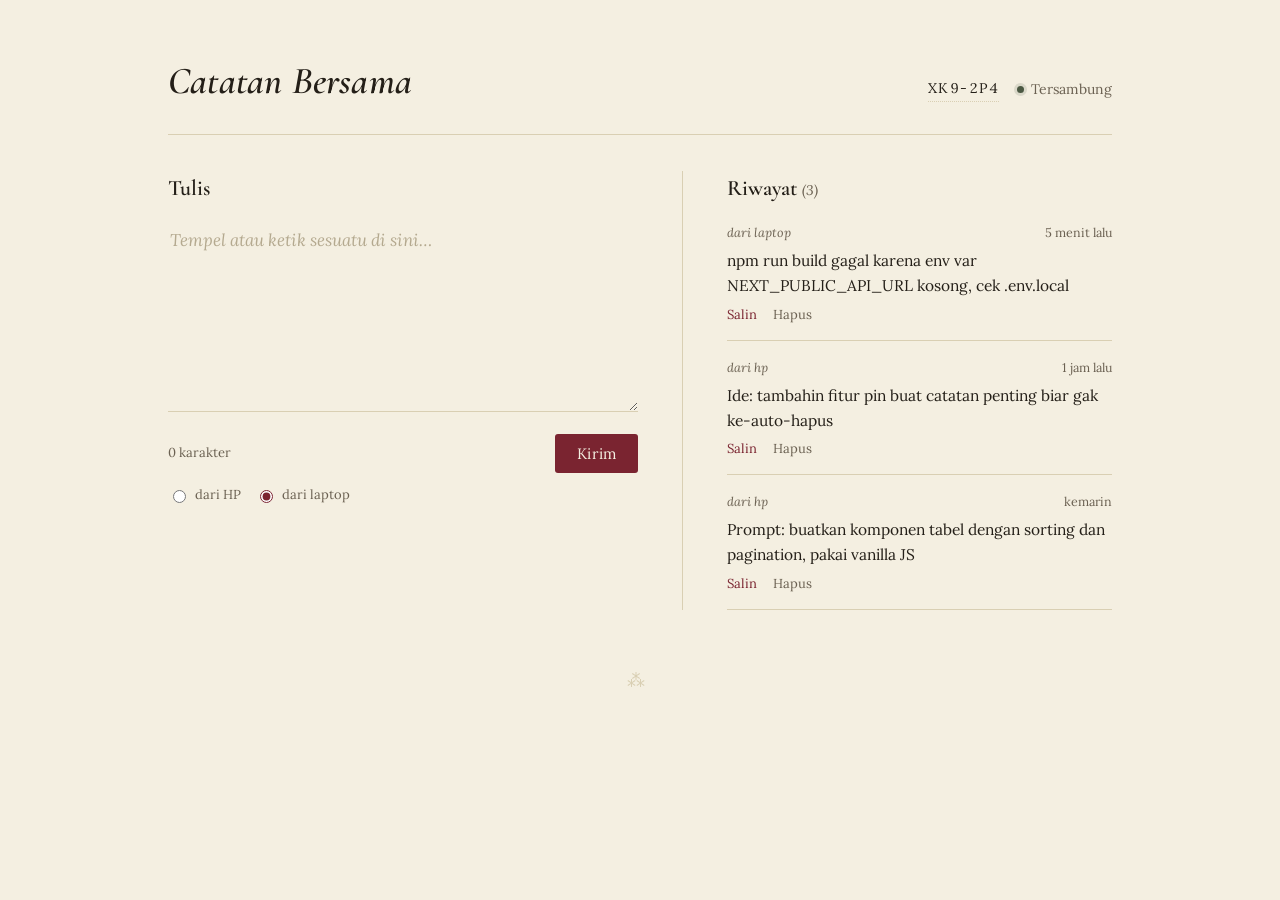
<file: catatan-bersama.html>
<!doctype html>
<html lang="id">
<head>
<meta charset="UTF-8" />
<meta name="viewport" content="width=device-width, initial-scale=1" />
<title>Catatan Bersama</title>
<link rel="preconnect" href="https://fonts.googleapis.com">
<link href="https://fonts.googleapis.com/css2?family=Cormorant+Garamond:ital,wght@0,500;0,600;1,500&family=Lora:ital,wght@0,400;0,500;1,400&display=swap" rel="stylesheet">
<style>
  :root{
    --paper: #F4EFE1;
    --paper-deep: #EAE1C7;
    --ink: #241F18;
    --ink-soft: #6B6152;
    --wine: #7A2430;
    --wine-soft: #A9636C;
    --moss: #4B5842;
    --rule: #D9CFB3;
    --radius: 3px;
  }
  *{ box-sizing:border-box; }
  html,body{ margin:0; padding:0; }
  body{
    background: var(--paper);
    color: var(--ink);
    font-family: 'Lora', serif;
    line-height: 1.6;
    min-height: 100vh;
  }
  a, button{ font-family: inherit; }

  .page{
    max-width: 1040px;
    margin: 0 auto;
    padding: clamp(20px, 4vw, 56px) clamp(18px, 5vw, 48px) 80px;
  }

  header.masthead{
    display:flex;
    align-items: baseline;
    justify-content: space-between;
    flex-wrap: wrap;
    gap: 10px 24px;
    padding-bottom: 22px;
    border-bottom: 1px solid var(--rule);
    margin-bottom: 8px;
  }
  header.masthead h1{
    font-family: 'Cormorant Garamond', serif;
    font-weight: 600;
    font-style: italic;
    font-size: clamp(28px, 4vw, 38px);
    margin: 0;
    letter-spacing: 0.2px;
  }
  .meta{
    display:flex;
    align-items:center;
    gap: 18px;
    font-size: 14px;
    color: var(--ink-soft);
  }
  .room-code{
    font-variant-numeric: tabular-nums;
    letter-spacing: 1.5px;
    color: var(--ink);
    border-bottom: 1px dotted var(--rule);
    padding-bottom: 1px;
  }
  .status{
    display:flex; align-items:center; gap:7px;
  }
  .status .dot{
    width:7px; height:7px; border-radius:50%;
    background: var(--moss);
    box-shadow: 0 0 0 3px rgba(75,88,66,0.15);
  }
  .status.offline .dot{ background: var(--wine-soft); box-shadow: 0 0 0 3px rgba(169,99,108,0.15); }

  .spread{
    display:grid;
    grid-template-columns: 1.1fr 1px 0.9fr;
    gap: clamp(20px, 4vw, 44px);
    margin-top: 36px;
    align-items: start;
  }
  .spine{
    background: var(--rule);
    align-self: stretch;
    min-height: 100%;
  }

  h2.section-title{
    font-family: 'Cormorant Garamond', serif;
    font-weight: 600;
    font-size: 22px;
    margin: 0 0 16px;
    color: var(--ink);
  }
  .count{
    font-family: 'Lora', serif;
    font-style: italic;
    font-size: 14px;
    color: var(--ink-soft);
    font-weight: 400;
  }

  textarea{
    width: 100%;
    min-height: 190px;
    resize: vertical;
    background: transparent;
    border: none;
    border-bottom: 1px solid var(--rule);
    padding: 4px 2px 14px;
    font-family: 'Lora', serif;
    font-size: 17px;
    line-height: 1.75;
    color: var(--ink);
    outline: none;
  }
  textarea::placeholder{ color: #B4A98F; font-style: italic; }
  textarea:focus{ border-bottom-color: var(--wine-soft); }

  .compose-foot{
    display:flex;
    align-items:center;
    justify-content: space-between;
    margin-top: 14px;
    gap: 12px;
  }
  .char-count{ font-size: 13px; color: var(--ink-soft); }

  button.send{
    background: var(--wine);
    color: var(--paper);
    border: none;
    padding: 10px 22px;
    border-radius: var(--radius);
    font-size: 15px;
    letter-spacing: 0.2px;
    cursor: pointer;
    transition: background 120ms ease;
  }
  button.send:hover{ background: #612029; }
  button.send:active{ transform: translateY(1px); }

  .device-picker{
    display:flex; gap: 14px; margin-top: 12px;
    font-size: 13px; color: var(--ink-soft);
  }
  .device-picker label{ display:flex; align-items:center; gap:6px; cursor:pointer; }
  .device-picker input{ accent-color: var(--wine); }

  ul.history{
    list-style: none;
    margin: 0; padding: 0;
  }
  li.entry{
    padding: 16px 0;
    border-bottom: 1px solid var(--rule);
    animation: settle 320ms ease;
  }
  li.entry:first-child{ padding-top: 0; }
  @keyframes settle{
    from{ opacity:0; transform: translateY(-4px); }
    to{ opacity:1; transform: translateY(0); }
  }
  .entry-top{
    display:flex; justify-content: space-between; align-items:baseline;
    font-size: 12.5px; color: var(--ink-soft); margin-bottom: 6px;
  }
  .entry-top .from{ font-style: italic; }
  .entry-text{
    font-size: 15.5px;
    white-space: pre-wrap;
    word-break: break-word;
    margin: 0 0 8px;
  }
  .entry-actions{
    display:flex; gap: 16px;
  }
  .entry-actions button{
    background:none; border:none; padding:0;
    font-size: 13px; color: var(--wine);
    cursor:pointer; border-bottom: 1px solid transparent;
  }
  .entry-actions button:hover{ border-bottom-color: var(--wine-soft); }
  .entry-actions button.danger{ color: var(--ink-soft); }

  .empty{
    color: var(--ink-soft);
    font-style: italic;
    font-size: 15px;
    padding: 10px 0;
  }

  .flourish{
    text-align:center;
    color: var(--rule);
    margin: 56px 0 0;
    font-size: 18px;
    letter-spacing: 8px;
  }

  @media (max-width: 760px){
    .spread{
      grid-template-columns: 1fr;
    }
    .spine{ display:none; }
    h2.section-title{ margin-top: 8px; }
  }

  @media (prefers-reduced-motion: reduce){
    li.entry{ animation: none; }
  }

  :focus-visible{
    outline: 2px solid var(--wine-soft);
    outline-offset: 2px;
  }
</style>
</head>
<body>
  <div class="page">
    <header class="masthead">
      <h1>Catatan Bersama</h1>
      <div class="meta">
        <span class="room-code" title="Kode room">XK9-2P4</span>
        <span class="status" id="statusPill">
          <span class="dot"></span>
          <span id="statusLabel">Tersambung</span>
        </span>
      </div>
    </header>

    <div class="spread">
      <section aria-label="Tulis catatan baru">
        <h2 class="section-title">Tulis</h2>
        <textarea id="composer" placeholder="Tempel atau ketik sesuatu di sini…"></textarea>
        <div class="compose-foot">
          <span class="char-count" id="charCount">0 karakter</span>
          <button class="send" id="sendBtn">Kirim</button>
        </div>
        <div class="device-picker">
          <label><input type="radio" name="device" value="hp"> dari HP</label>
          <label><input type="radio" name="device" value="laptop" checked> dari laptop</label>
        </div>
      </section>

      <div class="spine" aria-hidden="true"></div>

      <section aria-label="Riwayat catatan">
        <h2 class="section-title">Riwayat <span class="count" id="historyCount">(3)</span></h2>
        <ul class="history" id="historyList"></ul>
      </section>
    </div>

    <div class="flourish" aria-hidden="true">⁂</div>
  </div>

<script>
  const composer = document.getElementById('composer');
  const sendBtn = document.getElementById('sendBtn');
  const charCount = document.getElementById('charCount');
  const historyList = document.getElementById('historyList');
  const historyCount = document.getElementById('historyCount');

  // Data contoh — di app sungguhan, ini datang dari Firestore onSnapshot()
  let entries = [
    { text: "npm run build gagal karena env var NEXT_PUBLIC_API_URL kosong, cek .env.local", device: "laptop", time: "5 menit lalu" },
    { text: "Ide: tambahin fitur pin buat catatan penting biar gak ke-auto-hapus", device: "hp", time: "1 jam lalu" },
    { text: "Prompt: buatkan komponen tabel dengan sorting dan pagination, pakai vanilla JS", device: "hp", time: "kemarin" },
  ];

  function render(){
    historyCount.textContent = `(${entries.length})`;
    historyList.innerHTML = '';
    if(entries.length === 0){
      historyList.innerHTML = '<li class="empty">Belum ada catatan. Tulis sesuatu di sebelah kiri.</li>';
      return;
    }
    entries.forEach((e, i) => {
      const li = document.createElement('li');
      li.className = 'entry';
      li.innerHTML = `
        <div class="entry-top">
          <span class="from">dari ${e.device}</span>
          <span>${e.time}</span>
        </div>
        <p class="entry-text"></p>
        <div class="entry-actions">
          <button data-action="copy" data-i="${i}">Salin</button>
          <button data-action="delete" data-i="${i}" class="danger">Hapus</button>
        </div>
      `;
      li.querySelector('.entry-text').textContent = e.text; // aman dari HTML injection
      historyList.appendChild(li);
    });
  }

  composer.addEventListener('input', () => {
    charCount.textContent = `${composer.value.length} karakter`;
  });

  sendBtn.addEventListener('click', () => {
    const text = composer.value.trim();
    if(!text) return;
    const device = document.querySelector('input[name="device"]:checked').value === 'hp' ? 'HP' : 'laptop';
    entries.unshift({ text, device, time: 'baru saja' });
    composer.value = '';
    charCount.textContent = '0 karakter';
    render();
  });

  historyList.addEventListener('click', (ev) => {
    const btn = ev.target.closest('button');
    if(!btn) return;
    const i = Number(btn.dataset.i);
    if(btn.dataset.action === 'copy'){
      navigator.clipboard?.writeText(entries[i].text);
      btn.textContent = 'Tersalin';
      setTimeout(() => { btn.textContent = 'Salin'; }, 1200);
    }
    if(btn.dataset.action === 'delete'){
      entries.splice(i, 1);
      render();
    }
  });

  render();
</script>
</body>
</html>
</file>
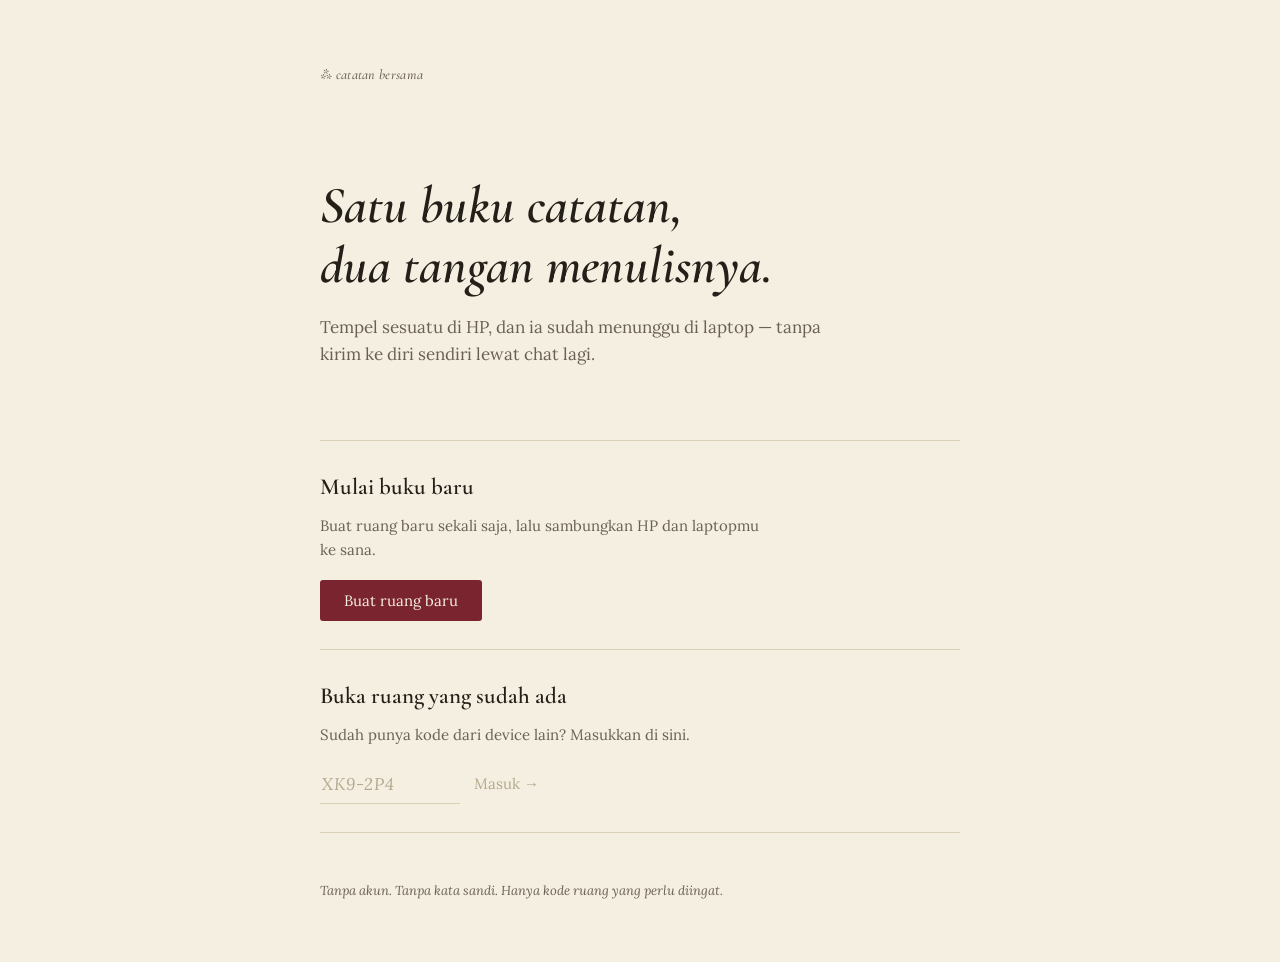
<file: home.html>
<!doctype html>
<html lang="id">
<head>
<meta charset="UTF-8" />
<meta name="viewport" content="width=device-width, initial-scale=1" />
<title>Catatan Bersama</title>
<link rel="preconnect" href="https://fonts.googleapis.com">
<link href="https://fonts.googleapis.com/css2?family=Cormorant+Garamond:ital,wght@0,500;0,600;1,500&family=Lora:ital,wght@0,400;0,500;1,400&display=swap" rel="stylesheet">
<style>
  :root{
    --paper: #F4EFE1;
    --paper-deep: #EAE1C7;
    --ink: #241F18;
    --ink-soft: #6B6152;
    --wine: #7A2430;
    --wine-soft: #A9636C;
    --moss: #4B5842;
    --rule: #D9CFB3;
    --radius: 3px;
  }
  *{ box-sizing:border-box; }
  html,body{ margin:0; padding:0; }
  body{
    background: var(--paper);
    color: var(--ink);
    font-family: 'Lora', serif;
    line-height: 1.6;
    min-height: 100vh;
  }
  button, input{ font-family: inherit; }

  .page{
    max-width: 720px;
    margin: 0 auto;
    min-height: 100vh;
    display: flex;
    flex-direction: column;
    padding: clamp(24px, 6vw, 64px) clamp(18px, 5vw, 40px) 60px;
  }

  .brandmark{
    font-family: 'Cormorant Garamond', serif;
    font-style: italic;
    font-weight: 500;
    font-size: 14px;
    color: var(--ink-soft);
    letter-spacing: 0.3px;
    margin-bottom: clamp(40px, 10vh, 90px);
  }

  h1{
    font-family: 'Cormorant Garamond', serif;
    font-weight: 600;
    font-style: italic;
    font-size: clamp(34px, 6vw, 52px);
    line-height: 1.15;
    margin: 0 0 18px;
  }
  p.lede{
    font-size: 17px;
    color: var(--ink-soft);
    max-width: 46ch;
    margin: 0 0 clamp(40px, 8vh, 72px);
  }

  .paths{
    display: grid;
    grid-template-columns: 1fr;
    gap: 0;
    border-top: 1px solid var(--rule);
  }
  .path{
    padding: 28px 0;
    border-bottom: 1px solid var(--rule);
  }
  .path h2{
    font-family: 'Cormorant Garamond', serif;
    font-weight: 600;
    font-size: 23px;
    margin: 0 0 8px;
  }
  .path p{
    font-size: 15px;
    color: var(--ink-soft);
    margin: 0 0 18px;
    max-width: 50ch;
  }

  button.primary{
    background: var(--wine);
    color: var(--paper);
    border: none;
    padding: 11px 24px;
    border-radius: var(--radius);
    font-size: 15px;
    cursor: pointer;
    transition: background 120ms ease;
  }
  button.primary:hover{ background: #612029; }

  .join-row{
    display: flex;
    gap: 10px;
    flex-wrap: wrap;
    align-items: center;
  }
  input.code-input{
    background: transparent;
    border: none;
    border-bottom: 1px solid var(--rule);
    padding: 8px 2px;
    font-size: 17px;
    letter-spacing: 2px;
    color: var(--ink);
    width: 140px;
    outline: none;
  }
  input.code-input::placeholder{ color: #B4A98F; letter-spacing: 1px; font-style: italic; }
  input.code-input:focus{ border-bottom-color: var(--wine-soft); }

  button.ghost{
    background: none;
    border: none;
    color: var(--wine);
    font-size: 15px;
    padding: 8px 4px;
    cursor: pointer;
    border-bottom: 1px solid transparent;
  }
  button.ghost:hover{ border-bottom-color: var(--wine-soft); }
  button.ghost:disabled{ color: #B4A98F; cursor: not-allowed; }

  .result{
    margin-top: 18px;
    padding: 16px 18px;
    background: var(--paper-deep);
    border-radius: var(--radius);
    font-size: 14px;
    display: none;
  }
  .result.show{ display: block; }
  .result .code{
    font-family: 'Cormorant Garamond', serif;
    font-size: 22px;
    letter-spacing: 3px;
    font-style: italic;
    margin: 4px 0 10px;
  }
  .result a.enter{
    color: var(--wine);
    font-size: 14px;
    text-decoration: none;
    border-bottom: 1px solid var(--wine-soft);
  }

  .foot-note{
    margin-top: auto;
    padding-top: 48px;
    font-size: 13px;
    color: var(--ink-soft);
    font-style: italic;
  }

  :focus-visible{
    outline: 2px solid var(--wine-soft);
    outline-offset: 2px;
  }
</style>
</head>
<body>
  <div class="page">
    <div class="brandmark">⁂ catatan bersama</div>

    <h1>Satu buku catatan,<br>dua tangan menulisnya.</h1>
    <p class="lede">Tempel sesuatu di HP, dan ia sudah menunggu di laptop — tanpa kirim ke diri sendiri lewat chat lagi.</p>

    <div class="paths">
      <div class="path">
        <h2>Mulai buku baru</h2>
        <p>Buat ruang baru sekali saja, lalu sambungkan HP dan laptopmu ke sana.</p>
        <button class="primary" id="createBtn">Buat ruang baru</button>
        <div class="result" id="createResult">
          <div>Ruang kamu sudah siap. Simpan atau sambungkan device lain dengan kode ini:</div>
          <div class="code" id="newCode">— — — — — —</div>
          <a class="enter" id="enterNew" href="#">Masuk ke ruang ini →</a>
        </div>
      </div>

      <div class="path">
        <h2>Buka ruang yang sudah ada</h2>
        <p>Sudah punya kode dari device lain? Masukkan di sini.</p>
        <div class="join-row">
          <input class="code-input" id="joinCode" placeholder="XK9-2P4" maxlength="8" autocomplete="off" />
          <button class="ghost" id="joinBtn" disabled>Masuk →</button>
        </div>
      </div>
    </div>

    <div class="foot-note">Tanpa akun. Tanpa kata sandi. Hanya kode ruang yang perlu diingat.</div>
  </div>

<script>
  const createBtn = document.getElementById('createBtn');
  const createResult = document.getElementById('createResult');
  const newCode = document.getElementById('newCode');
  const joinCode = document.getElementById('joinCode');
  const joinBtn = document.getElementById('joinBtn');

  function generateCode(){
    const chars = 'ABCDEFGHJKLMNPQRSTUVWXYZ23456789'; // tanpa karakter yg gampang ketuker (I,O,0,1)
    let out = '';
    for(let i=0;i<6;i++) out += chars[Math.floor(Math.random()*chars.length)];
    return out.slice(0,3) + '-' + out.slice(3);
  }

  createBtn.addEventListener('click', () => {
    newCode.textContent = generateCode();
    createResult.classList.add('show');
    // Di app sungguhan: buat dokumen room baru di Firestore di sini,
    // baru redirect ke /room/{roomId} lewat link "Masuk ke ruang ini"
  });

  joinCode.addEventListener('input', () => {
    joinBtn.disabled = joinCode.value.trim().length < 4;
  });

  joinCode.addEventListener('keydown', (e) => {
    if(e.key === 'Enter' && !joinBtn.disabled) joinBtn.click();
  });

  joinBtn.addEventListener('click', () => {
    // Di app sungguhan: validasi kode ke Firestore, lalu redirect ke /room/{roomId}
    alert('Masuk ke ruang: ' + joinCode.value.trim());
  });
</script>
</body>
</html>
</file>
